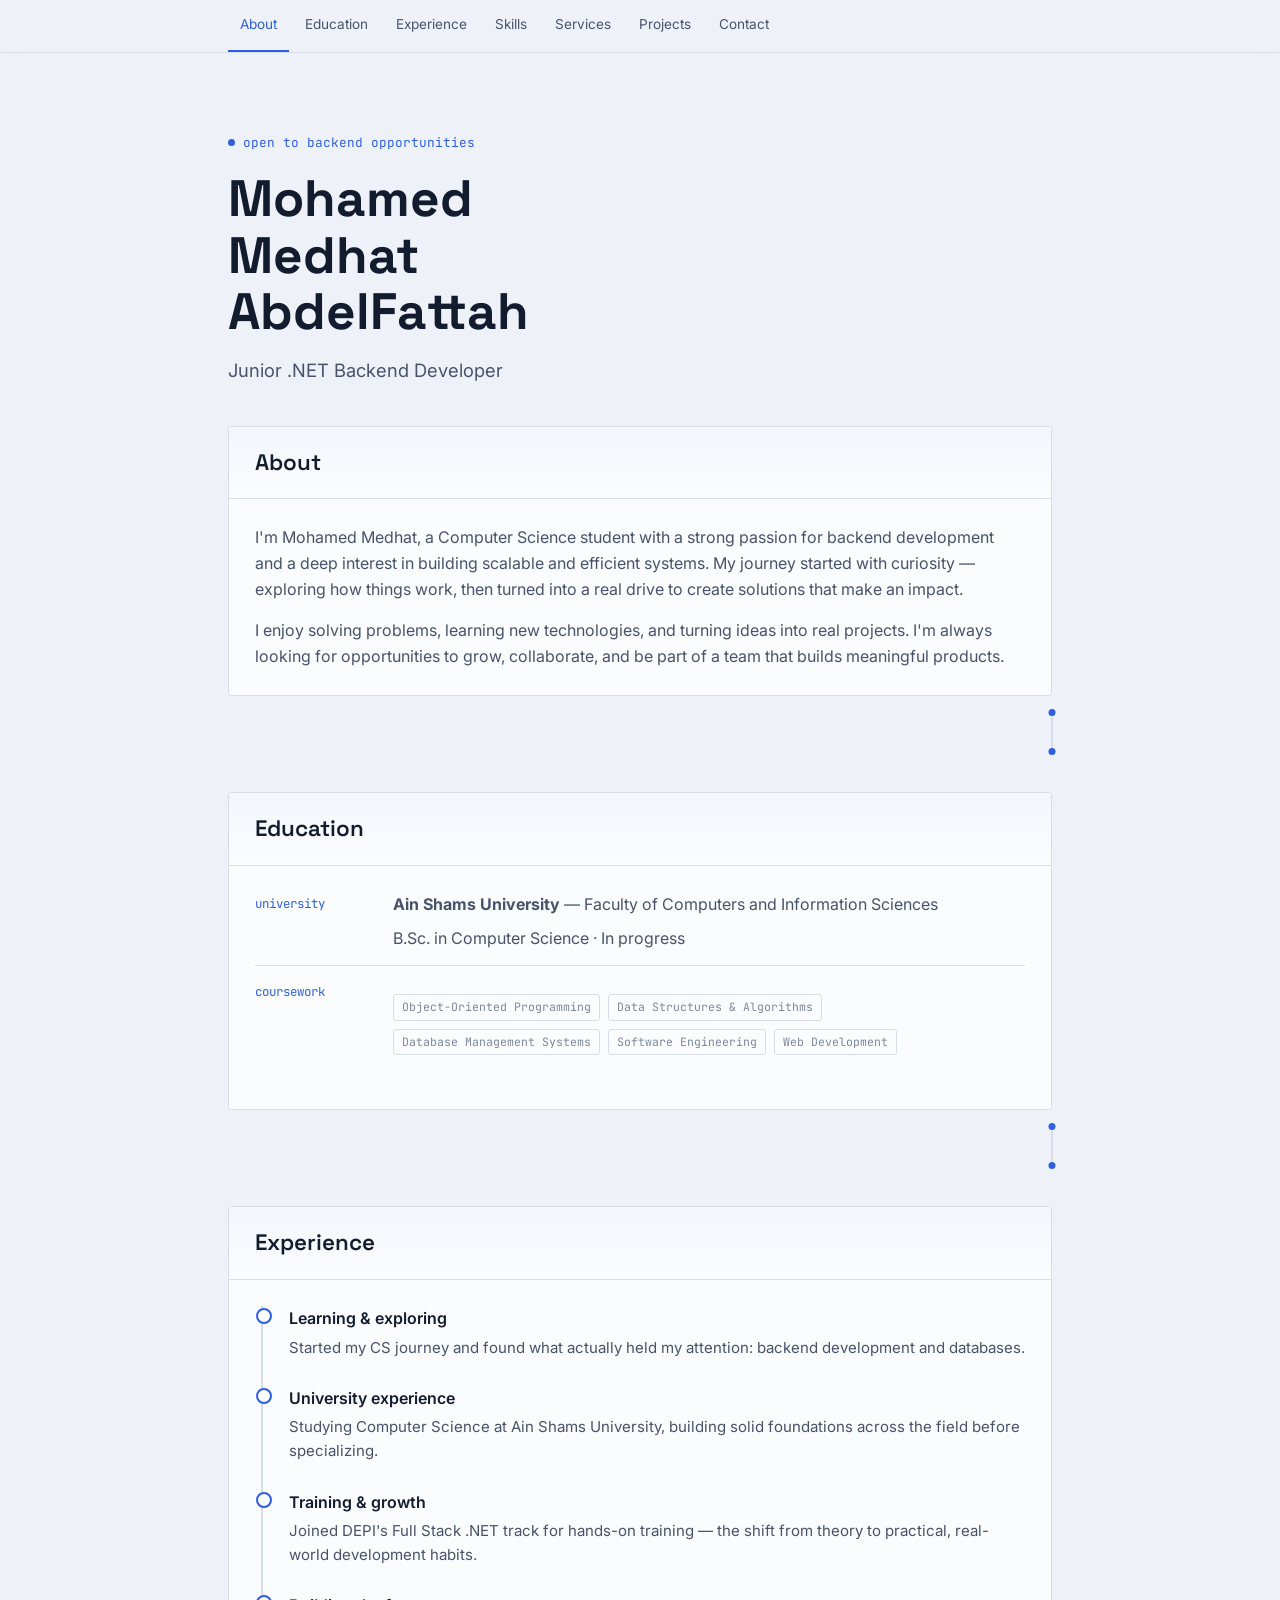
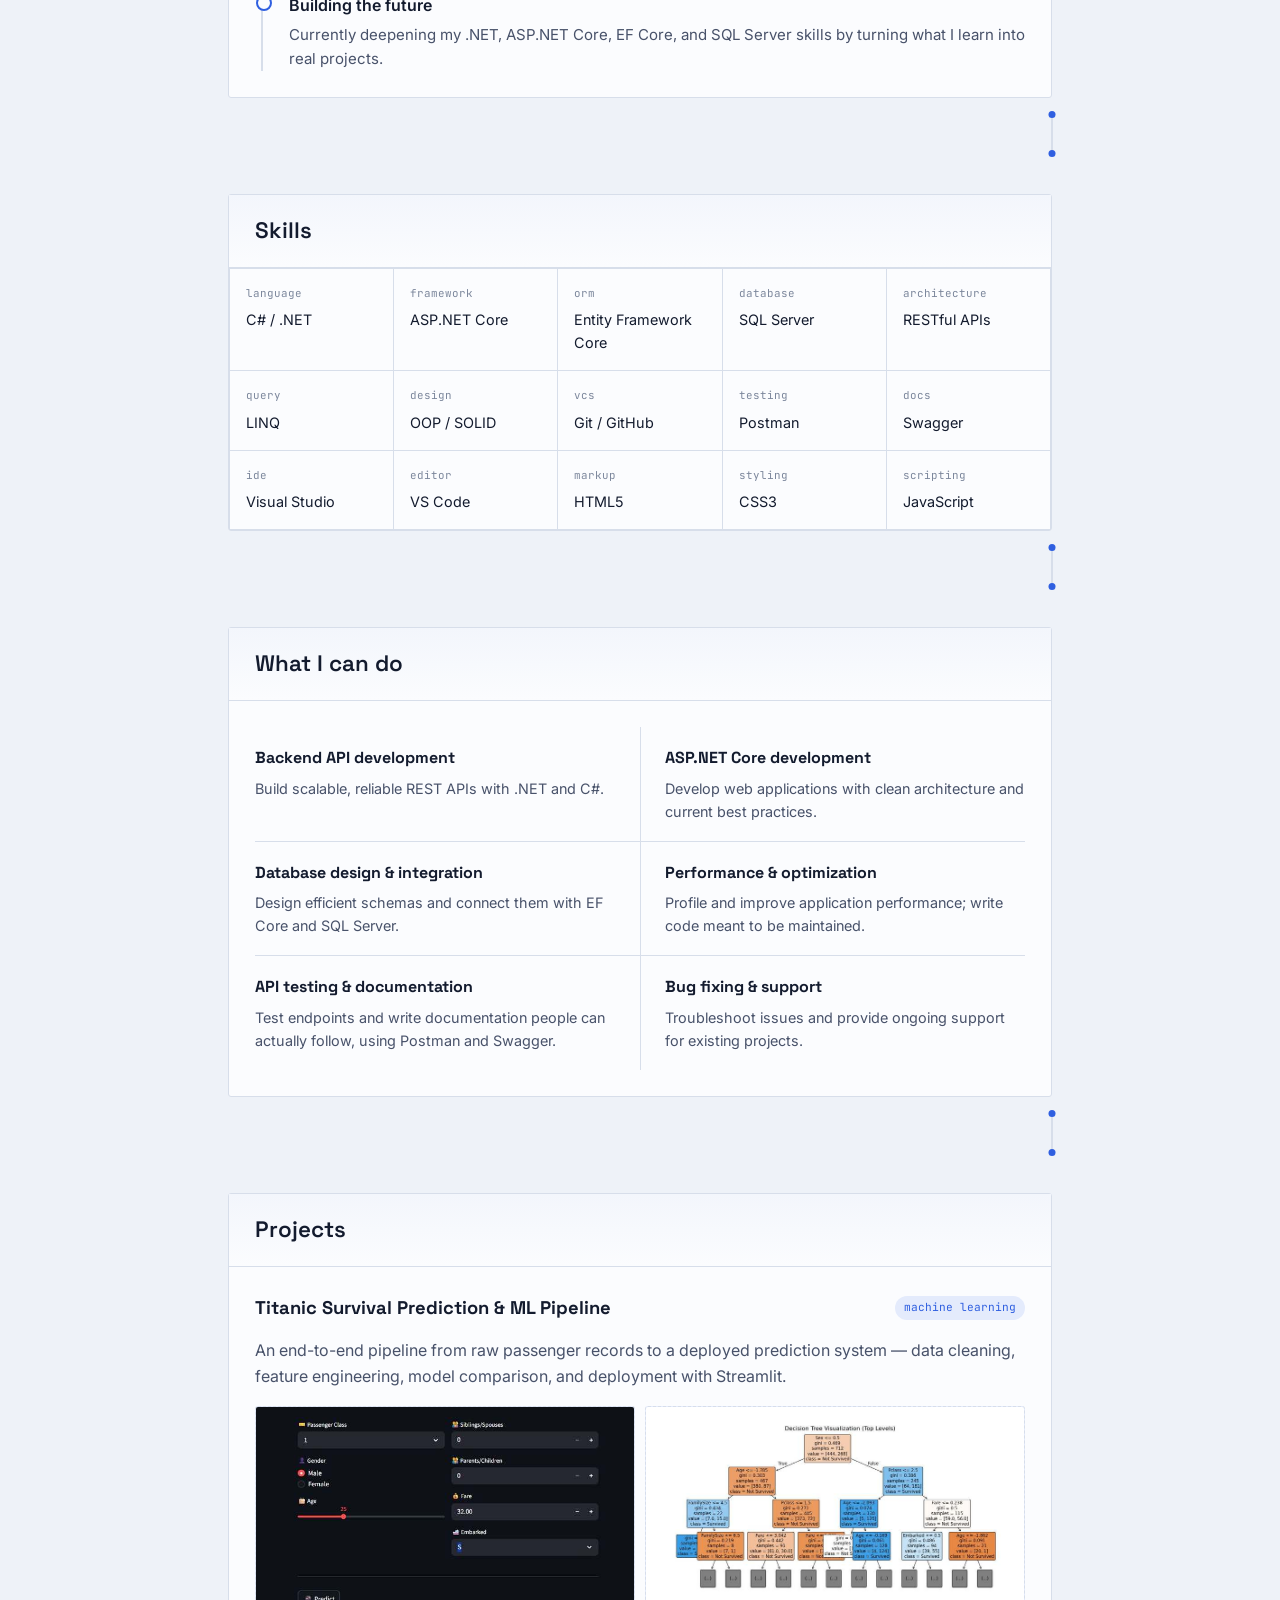
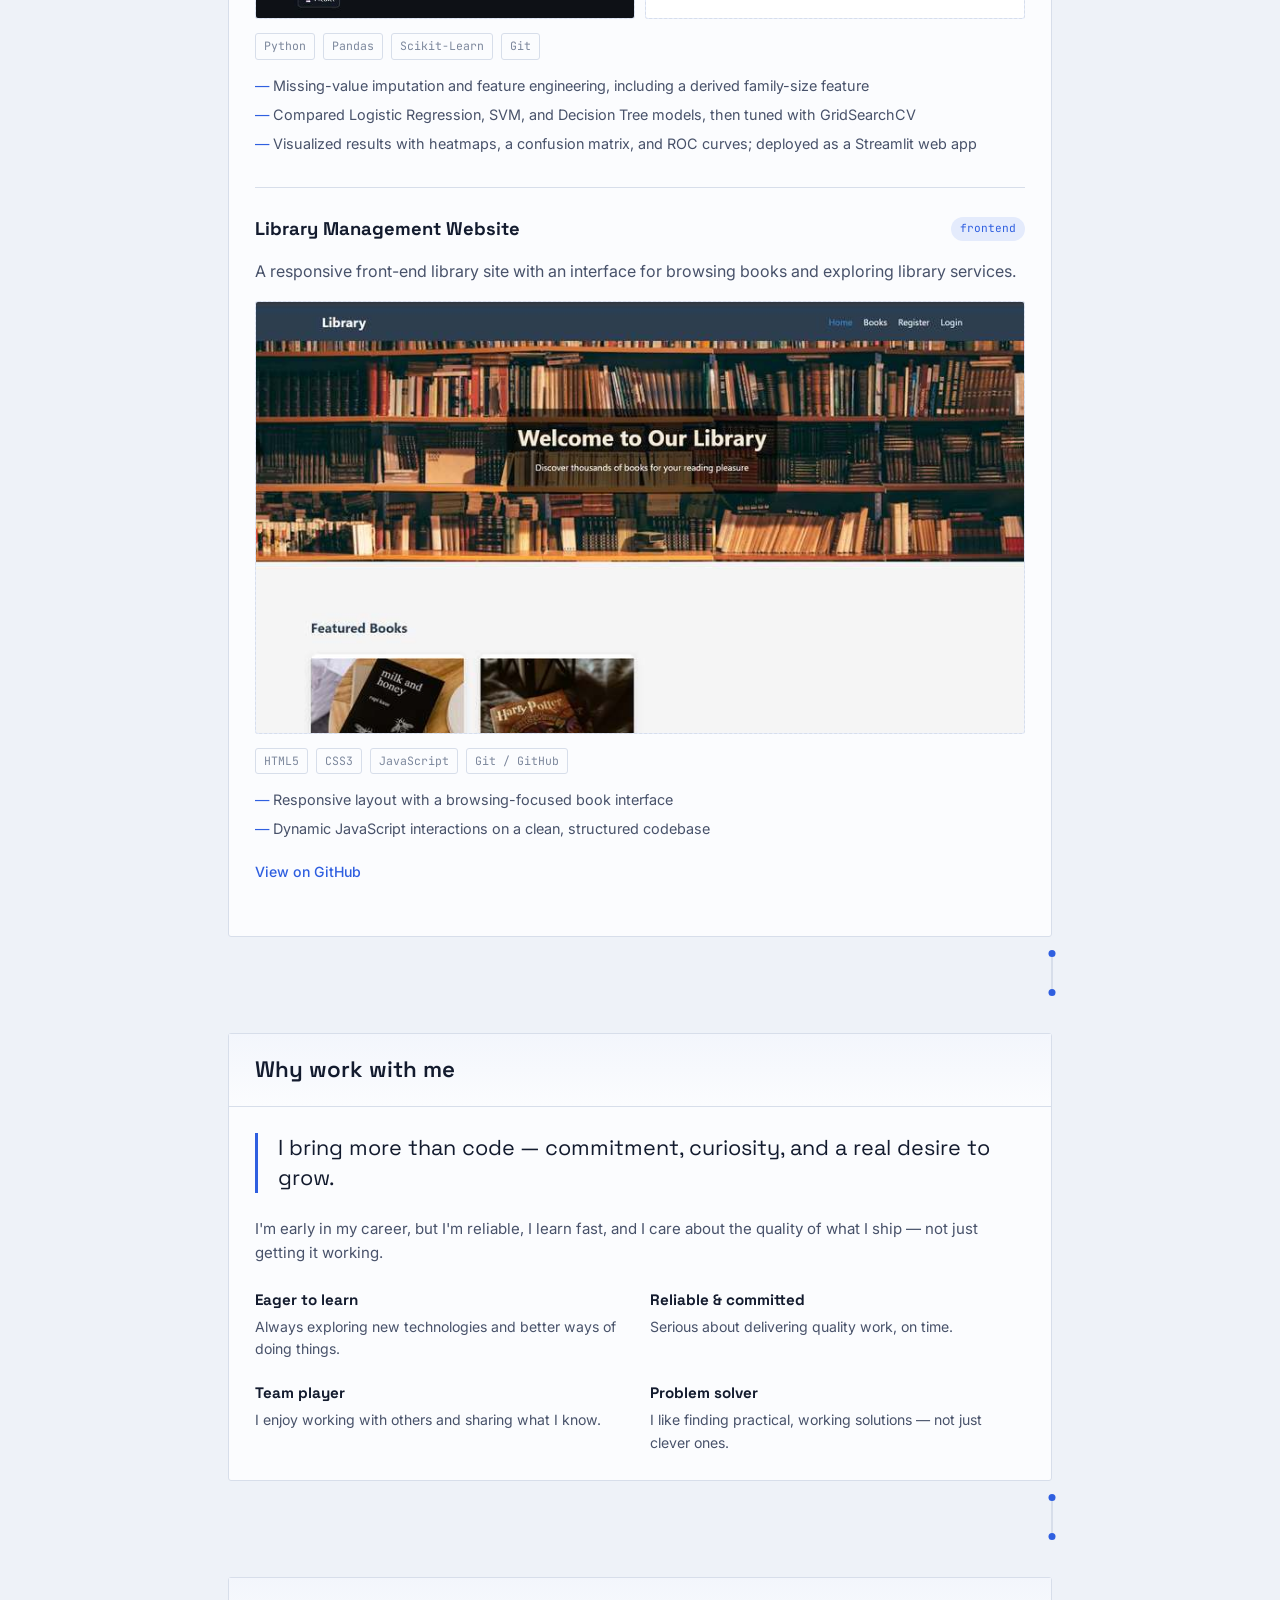
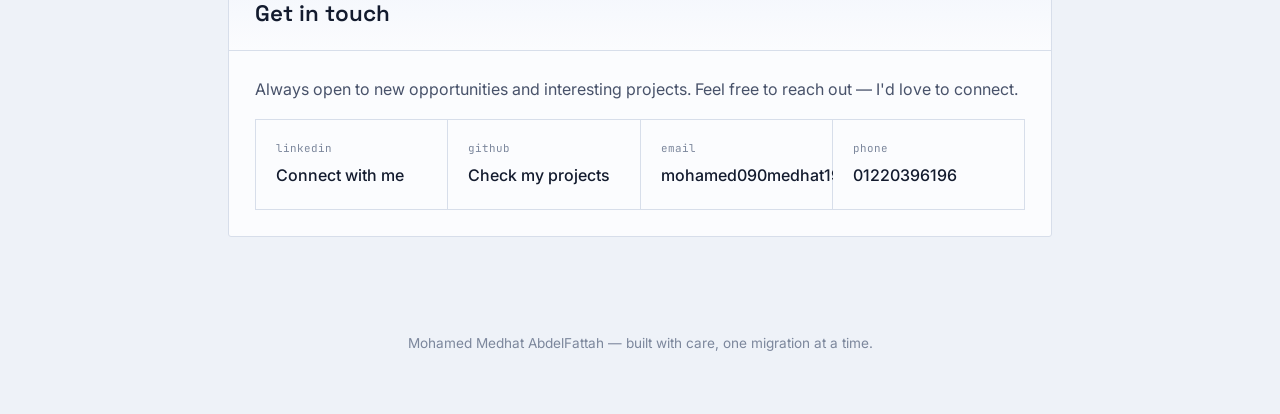
<file: index (2).html>
<!DOCTYPE html>
<html lang="en">
<head>
<meta charset="UTF-8">
<meta name="viewport" content="width=device-width, initial-scale=1.0">
<title>Mohamed Medhat AbdelFattah — .NET Backend Developer</title>
<meta name="description" content="Mohamed Medhat AbdelFattah — Junior .NET Backend Developer. C#, ASP.NET Core, Entity Framework Core, SQL Server. Portfolio, projects, and contact.">
<link rel="icon" href="data:image/svg+xml,%3Csvg xmlns='http://www.w3.org/2000/svg' viewBox='0 0 100 100'%3E%3Crect width='100' height='100' rx='18' fill='%232F5FE0'/%3E%3Ctext x='50' y='68' font-family='monospace' font-size='52' font-weight='700' fill='white' text-anchor='middle'%3E%3C/%3E%3C/text%3E%3C/svg%3E">
<link rel="preconnect" href="https://fonts.googleapis.com">
<link href="https://fonts.googleapis.com/css2?family=Space+Grotesk:wght@500;600;700&family=Inter:wght@400;500;600&family=JetBrains+Mono:wght@400;500&display=swap" rel="stylesheet">
<style>
  :root{
    --bg: #EEF2F8;
    --panel: #FBFCFE;
    --ink: #131B2E;
    --body: #48526A;
    --muted: #7C879C;
    --line: #D7DEEA;
    --accent: #2F5FE0;
    --accent-dim: #E4EBFC;
    --signal: #B5490F;
    --signal-dim: #FBEBE1;
    --radius: 3px;
  }

  *{box-sizing:border-box;}
  html{scroll-behavior:smooth; scroll-padding-top:56px;}
  body{
    margin:0;
    background:var(--bg);
    color:var(--body);
    font-family:'Inter', sans-serif;
    font-size:16px;
    line-height:1.6;
  }
  h1,h2,h3{
    font-family:'Space Grotesk', sans-serif;
    color:var(--ink);
    margin:0;
  }
  .mono{
    font-family:'JetBrains Mono', monospace;
  }
  a{color:var(--accent); text-decoration:none;}
  a:hover{text-decoration:underline;}
  :focus-visible{outline:2px solid var(--accent); outline-offset:2px;}

  .wrap{
    max-width:880px;
    margin:0 auto;
    padding:0 28px;
  }

  /* ---------- section building block ---------- */
  .entity{
    position:relative;
    background:var(--panel);
    border:1px solid var(--line);
    border-radius:var(--radius);
    margin:0 0 56px 0;
  }
  .entity-head{
    padding:18px 26px;
    border-bottom:1px solid var(--line);
    background:linear-gradient(180deg, #F3F6FC, var(--panel));
  }
  .entity-head h2{font-size:1.4rem; font-weight:600;}
  .entity-body{padding:26px;}

  .story p{
    margin:0 0 16px 0;
    font-size:1rem;
    color:var(--body);
  }
  .story p:last-child{margin-bottom:0;}

  .field{
    display:grid;
    grid-template-columns:120px 1fr;
    gap:18px;
    padding:14px 0;
    border-top:1px solid var(--line);
  }
  .field:first-child{border-top:none; padding-top:0;}
  .field-key{
    font-family:'JetBrains Mono', monospace;
    font-size:0.78rem;
    color:var(--accent);
    padding-top:2px;
  }
  .field-val{color:var(--body);}
  .field-val p{margin:0 0 8px 0;}
  .field-val p:last-child{margin-bottom:0;}

  /* connector line between two stacked entities */
  .connector{
    position:relative;
    height:40px;
    max-width:880px;
    margin:-40px auto 40px;
    width:2px;
    background:var(--line);
    left:50%;
  }
  .connector::before,.connector::after{
    content:"";
    position:absolute;
    left:50%;
    width:7px; height:7px;
    background:var(--accent);
    border-radius:50%;
    transform:translateX(-50%);
  }
  .connector::before{top:-3px;}
  .connector::after{bottom:-3px;}

  /* ---------- hero ---------- */
  .hero{
    padding:80px 0 40px;
  }
  .hero .kicker{
    font-family:'JetBrains Mono', monospace;
    font-size:0.8rem;
    color:var(--accent);
    margin-bottom:18px;
    display:flex;
    align-items:center;
    gap:8px;
  }
  .hero .kicker .dot{
    width:7px; height:7px; border-radius:50%;
    background:var(--accent);
    animation:pulse 2s infinite;
  }
  @keyframes pulse{
    0%,100%{opacity:1;} 50%{opacity:0.3;}
  }
  .hero h1{
    font-size:clamp(2.1rem, 5vw, 3.2rem);
    line-height:1.1;
    max-width:11ch;
  }
  .hero .role{
    font-size:1.15rem;
    color:var(--body);
    margin-top:16px;
  }

  /* traits row */
  .traits{
    display:flex;
    flex-wrap:wrap;
    gap:12px;
    margin-top:30px;
  }
  .trait{
    border:1px solid var(--line);
    background:var(--panel);
    padding:8px 14px;
    border-radius:20px;
    font-size:0.85rem;
    color:var(--ink);
  }

  /* timeline */
  .timeline{list-style:none; margin:0; padding:0;}
  .timeline li{
    position:relative;
    padding:0 0 26px 26px;
    border-left:2px solid var(--line);
    margin-left:6px;
  }
  .timeline li:last-child{padding-bottom:0;}
  .timeline li::before{
    content:"";
    position:absolute;
    left:-7px; top:2px;
    width:12px; height:12px;
    border-radius:50%;
    background:var(--panel);
    border:2px solid var(--accent);
  }
  .timeline .t-title{font-weight:600; color:var(--ink); margin-bottom:4px;}
  .timeline .t-desc{font-size:0.94rem;}

  /* skills grid */
  .skill-grid{
    display:grid;
    grid-template-columns:repeat(auto-fill, minmax(150px,1fr));
    gap:1px;
    background:var(--line);
    border:1px solid var(--line);
  }
  .skill{
    background:var(--panel);
    padding:16px;
    font-size:0.9rem;
    color:var(--ink);
    display:flex;
    flex-direction:column;
    gap:6px;
  }
  .skill .k{
    font-family:'JetBrains Mono', monospace;
    font-size:0.68rem;
    color:var(--muted);
  }

  /* services */
  .service-list{display:grid; grid-template-columns:1fr 1fr; gap:0;}
  .service{
    padding:18px 0;
    border-top:1px solid var(--line);
  }
  .service:nth-child(odd){padding-right:24px;}
  .service:nth-child(even){padding-left:24px; border-left:1px solid var(--line);}
  .service:nth-child(-n+2){border-top:none;}
  .service h3{font-size:1rem; margin-bottom:6px;}
  .service p{margin:0; font-size:0.9rem;}

  /* projects */
  .project{
    border-top:1px solid var(--line);
    padding:26px 0;
  }
  .project:first-child{border-top:none; padding-top:0;}
  .project-head{
    display:flex;
    align-items:center;
    justify-content:space-between;
    flex-wrap:wrap;
    gap:10px;
    margin-bottom:10px;
  }
  .project-head h3{font-size:1.15rem;}
  .status{
    font-family:'JetBrains Mono', monospace;
    font-size:0.7rem;
    padding:3px 9px;
    border-radius:12px;
    white-space:nowrap;
  }
  .status.done{background:var(--accent-dim); color:var(--accent);}
  .status.progress{background:var(--signal-dim); color:var(--signal);}
  .stack{
    display:flex;
    flex-wrap:wrap;
    gap:8px;
    margin:14px 0;
  }
  .stack span{
    font-family:'JetBrains Mono', monospace;
    font-size:0.72rem;
    color:var(--muted);
    border:1px solid var(--line);
    padding:3px 8px;
    border-radius:3px;
  }
  .project ul.feat{
    margin:14px 0 0 0;
    padding:0;
    list-style:none;
    font-size:0.9rem;
  }
  .project ul.feat li{
    padding-left:18px;
    position:relative;
    margin-bottom:6px;
  }
  .project ul.feat li::before{
    content:"—";
    position:absolute;
    left:0;
    color:var(--accent);
  }
  .project-link{
    display:inline-block;
    margin-top:14px;
    font-size:0.88rem;
    font-weight:500;
  }
  .project-shot{
    margin-top:16px;
    border:1px dashed var(--line);
    border-radius:var(--radius);
    background:var(--accent-dim);
    aspect-ratio:16/9;
    display:flex;
    align-items:center;
    justify-content:center;
    color:var(--muted);
    font-size:0.85rem;
    overflow:hidden;
  }
  .project-shot img{
    width:100%;
    height:100%;
    object-fit:cover;
    display:block;
  }
  .project-shots{
    margin-top:16px;
    display:grid;
    grid-template-columns:1fr 1fr;
    gap:10px;
  }
  .project-shots .project-shot{margin-top:0;}
  @media (max-width:640px){
    .project-shots{grid-template-columns:1fr;}
  }

  /* why work with me */
  .quote{
    font-family:'Space Grotesk', sans-serif;
    font-size:1.35rem;
    color:var(--ink);
    line-height:1.4;
    border-left:3px solid var(--accent);
    padding-left:20px;
    margin:0 0 24px 0;
  }
  .reasons{
    display:grid;
    grid-template-columns:1fr 1fr;
    gap:20px;
    margin-top:22px;
  }
  .reason h3{font-size:0.95rem; margin-bottom:4px;}
  .reason p{margin:0; font-size:0.88rem;}

  /* contact */
  .contact-grid{
    display:grid;
    grid-template-columns:repeat(auto-fit, minmax(180px,1fr));
    gap:1px;
    background:var(--line);
    border:1px solid var(--line);
  }
  .contact-item{
    background:var(--panel);
    padding:20px;
  }
  .contact-item .k{
    font-family:'JetBrains Mono', monospace;
    font-size:0.68rem;
    color:var(--muted);
    display:block;
    margin-bottom:6px;
  }
  .contact-item .v{font-weight:500; color:var(--ink);}

  footer{
    text-align:center;
    padding:40px 0 60px;
    color:var(--muted);
    font-size:0.85rem;
  }

  @media (max-width:640px){
    .wrap{padding:0 18px;}
    .hero{padding:48px 0 28px;}
    .entity{margin-bottom:36px;}
    .entity-head{padding:14px 18px;}
    .entity-body{padding:18px;}
    .field{grid-template-columns:1fr;}
    .field-key{padding-top:0;}
    .service-list{grid-template-columns:1fr;}
    .service:nth-child(even){border-left:none; padding-left:0;}
    .service:nth-child(2){border-top:1px solid var(--line);}
    .reasons{grid-template-columns:1fr;}
    .skill-grid{grid-template-columns:repeat(2,1fr);}
    .contact-grid{grid-template-columns:1fr 1fr;}
  }

  @media (prefers-reduced-motion: reduce){
    *{animation:none !important; transition:none !important;}
  }

  .reveal{
    opacity:0;
    transform:translateY(18px);
    transition:opacity 0.6s ease, transform 0.6s ease;
  }
  .reveal.visible{
    opacity:1;
    transform:translateY(0);
  }

  /* ---------- sticky nav ---------- */
  .site-nav{
    position:sticky;
    top:0;
    z-index:50;
    background:rgba(238,242,248,0.85);
    backdrop-filter:blur(8px);
    -webkit-backdrop-filter:blur(8px);
    border-bottom:1px solid var(--line);
  }
  .site-nav .wrap{
    display:flex;
    align-items:center;
    gap:4px;
    overflow-x:auto;
    padding-top:0;
    padding-bottom:0;
    scrollbar-width:none;
  }
  .site-nav .wrap::-webkit-scrollbar{display:none;}
  .site-nav a{
    flex:0 0 auto;
    font-size:0.85rem;
    color:var(--body);
    padding:14px 12px;
    white-space:nowrap;
    border-bottom:2px solid transparent;
    transition:color 0.2s ease, border-color 0.2s ease;
  }
  .site-nav a:hover{color:var(--ink); text-decoration:none;}
  .site-nav a.active{color:var(--accent); border-color:var(--accent);}

  /* back to top */
  .to-top{
    position:fixed;
    right:20px;
    bottom:20px;
    width:42px;
    height:42px;
    border-radius:50%;
    background:var(--ink);
    color:#fff;
    display:flex;
    align-items:center;
    justify-content:center;
    font-size:1.1rem;
    text-decoration:none;
    opacity:0;
    pointer-events:none;
    transform:translateY(8px);
    transition:opacity 0.25s ease, transform 0.25s ease;
    z-index:60;
    box-shadow:0 4px 14px rgba(19,27,46,0.25);
  }
  .to-top.show{opacity:1; pointer-events:auto; transform:translateY(0);}
  .to-top:hover{background:var(--accent);}

  /* hover polish */
  .project-shot{transition:box-shadow 0.2s ease;}
  .project-shot img{transition:transform 0.4s ease;}
  .project-shot:hover img{transform:scale(1.035);}
  .trait{transition:border-color 0.2s ease, color 0.2s ease;}
  .skill{transition:background 0.15s ease;}
  .skill:hover{background:var(--accent-dim);}
  .contact-item{transition:background 0.15s ease;}
  .contact-item:hover{background:var(--accent-dim);}
</style>
</head>
<body>

<nav class="site-nav">
  <div class="wrap">
    <a href="#about">About</a>
    <a href="#education">Education</a>
    <a href="#experience">Experience</a>
    <a href="#skills">Skills</a>
    <a href="#services">Services</a>
    <a href="#projects">Projects</a>
    <a href="#contact">Contact</a>
  </div>
</nav>

<div class="wrap">

  <!-- HERO -->
  <section class="hero" id="top">
    <div class="kicker"><span class="dot"></span>open to backend opportunities</div>
    <h1>Mohamed Medhat AbdelFattah</h1>
    <div class="role">Junior .NET Backend Developer</div>
  </section>

  <!-- ABOUT -->
  <article class="entity reveal" id="about">
    <div class="entity-head">
      <h2>About</h2>
    </div>
    <div class="entity-body story">
      <p>I'm Mohamed Medhat, a Computer Science student with a strong passion for backend development and a deep interest in building scalable and efficient systems. My journey started with curiosity — exploring how things work, then turned into a real drive to create solutions that make an impact.</p>
      <p>I enjoy solving problems, learning new technologies, and turning ideas into real projects. I'm always looking for opportunities to grow, collaborate, and be part of a team that builds meaningful products.</p>
    </div>
  </article>

  <div class="connector"></div>

  <!-- EDUCATION -->
  <article class="entity reveal" id="education">
    <div class="entity-head">
      <h2>Education</h2>
    </div>
    <div class="entity-body">
      <div class="field">
        <div class="field-key">university</div>
        <div class="field-val">
          <p><strong>Ain Shams University</strong> — Faculty of Computers and Information Sciences</p>
          <p>B.Sc. in Computer Science · In progress</p>
        </div>
      </div>
      <div class="field">
        <div class="field-key">coursework</div>
        <div class="field-val">
          <div class="stack">
            <span>Object-Oriented Programming</span>
            <span>Data Structures &amp; Algorithms</span>
            <span>Database Management Systems</span>
            <span>Software Engineering</span>
            <span>Web Development</span>
          </div>
        </div>
      </div>
    </div>
  </article>

  <div class="connector"></div>

  <!-- EXPERIENCE -->
  <article class="entity reveal" id="experience">
    <div class="entity-head">
      <h2>Experience</h2>
    </div>
    <div class="entity-body">
      <ul class="timeline">
        <li>
          <div class="t-title">Learning &amp; exploring</div>
          <div class="t-desc">Started my CS journey and found what actually held my attention: backend development and databases.</div>
        </li>
        <li>
          <div class="t-title">University experience</div>
          <div class="t-desc">Studying Computer Science at Ain Shams University, building solid foundations across the field before specializing.</div>
        </li>
        <li>
          <div class="t-title">Training &amp; growth</div>
          <div class="t-desc">Joined DEPI's Full Stack .NET track for hands-on training — the shift from theory to practical, real-world development habits.</div>
        </li>
        <li>
          <div class="t-title">Building the future</div>
          <div class="t-desc">Currently deepening my .NET, ASP.NET Core, EF Core, and SQL Server skills by turning what I learn into real projects.</div>
        </li>
      </ul>
    </div>
  </article>

  <div class="connector"></div>

  <!-- SKILLS -->
  <article class="entity reveal" id="skills">
    <div class="entity-head">
      <h2>Skills</h2>
    </div>
    <div class="skill-grid">
      <div class="skill"><span class="k">language</span>C# / .NET</div>
      <div class="skill"><span class="k">framework</span>ASP.NET Core</div>
      <div class="skill"><span class="k">orm</span>Entity Framework Core</div>
      <div class="skill"><span class="k">database</span>SQL Server</div>
      <div class="skill"><span class="k">architecture</span>RESTful APIs</div>
      <div class="skill"><span class="k">query</span>LINQ</div>
      <div class="skill"><span class="k">design</span>OOP / SOLID</div>
      <div class="skill"><span class="k">vcs</span>Git / GitHub</div>
      <div class="skill"><span class="k">testing</span>Postman</div>
      <div class="skill"><span class="k">docs</span>Swagger</div>
      <div class="skill"><span class="k">ide</span>Visual Studio</div>
      <div class="skill"><span class="k">editor</span>VS Code</div>
      <div class="skill"><span class="k">markup</span>HTML5</div>
      <div class="skill"><span class="k">styling</span>CSS3</div>
      <div class="skill"><span class="k">scripting</span>JavaScript</div>
    </div>
  </article>

  <div class="connector"></div>

  <!-- SERVICES -->
  <article class="entity reveal" id="services">
    <div class="entity-head">
      <h2>What I can do</h2>
    </div>
    <div class="entity-body">
      <div class="service-list">
        <div class="service">
          <h3>Backend API development</h3>
          <p>Build scalable, reliable REST APIs with .NET and C#.</p>
        </div>
        <div class="service">
          <h3>ASP.NET Core development</h3>
          <p>Develop web applications with clean architecture and current best practices.</p>
        </div>
        <div class="service">
          <h3>Database design &amp; integration</h3>
          <p>Design efficient schemas and connect them with EF Core and SQL Server.</p>
        </div>
        <div class="service">
          <h3>Performance &amp; optimization</h3>
          <p>Profile and improve application performance; write code meant to be maintained.</p>
        </div>
        <div class="service">
          <h3>API testing &amp; documentation</h3>
          <p>Test endpoints and write documentation people can actually follow, using Postman and Swagger.</p>
        </div>
        <div class="service">
          <h3>Bug fixing &amp; support</h3>
          <p>Troubleshoot issues and provide ongoing support for existing projects.</p>
        </div>
      </div>
    </div>
  </article>

  <div class="connector"></div>

  <!-- PROJECTS -->
  <article class="entity reveal" id="projects">
    <div class="entity-head">
      <h2>Projects</h2>
    </div>
    <div class="entity-body">

      <div class="project">
        <div class="project-head">
          <h3>Titanic Survival Prediction &amp; ML Pipeline</h3>
          <span class="status done">machine learning</span>
        </div>
        <p>An end-to-end pipeline from raw passenger records to a deployed prediction system — data cleaning, feature engineering, model comparison, and deployment with Streamlit.</p>
        <div class="project-shots">
          <div class="project-shot"><img src="[data-uri]" alt="Titanic Survival Predictor Streamlit app"></div>
          <div class="project-shot"><img src="[data-uri]" alt="Decision tree visualization from the Titanic model"></div>
        </div>
        <div class="stack">
          <span>Python</span><span>Pandas</span><span>Scikit-Learn</span><span>Git</span>
        </div>
        <ul class="feat">
          <li>Missing-value imputation and feature engineering, including a derived family-size feature</li>
          <li>Compared Logistic Regression, SVM, and Decision Tree models, then tuned with GridSearchCV</li>
          <li>Visualized results with heatmaps, a confusion matrix, and ROC curves; deployed as a Streamlit web app</li>
        </ul>
      </div>

      <div class="project">
        <div class="project-head">
          <h3>Library Management Website</h3>
          <span class="status done">frontend</span>
        </div>
        <p>A responsive front-end library site with an interface for browsing books and exploring library services.</p>
        <div class="project-shot"><img src="[data-uri]" alt="Library Management website homepage"></div>
        <div class="stack">
          <span>HTML5</span><span>CSS3</span><span>JavaScript</span><span>Git / GitHub</span>
        </div>
        <ul class="feat">
          <li>Responsive layout with a browsing-focused book interface</li>
          <li>Dynamic JavaScript interactions on a clean, structured codebase</li>
        </ul>
        <a class="project-link" href="https://github.com/mohamed090medhat199-create" target="_blank" rel="noopener">View on GitHub</a>
      </div>

    </div>
  </article>

  <div class="connector"></div>

  <!-- WHY WORK WITH ME -->
  <article class="entity reveal" id="why">
    <div class="entity-head">
      <h2>Why work with me</h2>
    </div>
    <div class="entity-body">
      <p class="quote">I bring more than code — commitment, curiosity, and a real desire to grow.</p>
      <p style="font-size:0.94rem;">I'm early in my career, but I'm reliable, I learn fast, and I care about the quality of what I ship — not just getting it working.</p>
      <div class="reasons">
        <div class="reason">
          <h3>Eager to learn</h3>
          <p>Always exploring new technologies and better ways of doing things.</p>
        </div>
        <div class="reason">
          <h3>Reliable &amp; committed</h3>
          <p>Serious about delivering quality work, on time.</p>
        </div>
        <div class="reason">
          <h3>Team player</h3>
          <p>I enjoy working with others and sharing what I know.</p>
        </div>
        <div class="reason">
          <h3>Problem solver</h3>
          <p>I like finding practical, working solutions — not just clever ones.</p>
        </div>
      </div>
    </div>
  </article>

  <div class="connector"></div>

  <!-- CONTACT -->
  <article class="entity reveal" id="contact">
    <div class="entity-head">
      <h2>Get in touch</h2>
    </div>
    <div class="entity-body">
      <p style="margin-top:0;">Always open to new opportunities and interesting projects. Feel free to reach out — I'd love to connect.</p>
      <div class="contact-grid">
        <div class="contact-item">
          <span class="k">linkedin</span>
          <a class="v" href="https://linkedin.com/in/mohamedmedhat-" target="_blank" rel="noopener">Connect with me</a>
        </div>
        <div class="contact-item">
          <span class="k">github</span>
          <a class="v" href="https://github.com/mohamed090medhat199-create" target="_blank" rel="noopener">Check my projects</a>
        </div>
        <div class="contact-item">
          <span class="k">email</span>
          <a class="v" href="mailto:mohamed090medhat19@gmail.com">mohamed090medhat19@gmail.com</a>
        </div>
        <div class="contact-item">
          <span class="k">phone</span>
          <a class="v" href="tel:+201220396196">01220396196</a>
        </div>
      </div>
    </div>
  </article>

  <footer>Mohamed Medhat AbdelFattah — built with care, one migration at a time.</footer>

</div>

<a href="#top" class="to-top" id="toTop" aria-label="Back to top">↑</a>

<script>
  var reduced = window.matchMedia('(prefers-reduced-motion: reduce)').matches;
  var items = document.querySelectorAll('.reveal');
  if (reduced || !('IntersectionObserver' in window)) {
    items.forEach(function(el){ el.classList.add('visible'); });
  } else {
    var io = new IntersectionObserver(function(entries){
      entries.forEach(function(entry){
        if (entry.isIntersecting) {
          entry.target.classList.add('visible');
          io.unobserve(entry.target);
        }
      });
    }, { threshold: 0.15, rootMargin: '0px 0px -40px 0px' });
    items.forEach(function(el){ io.observe(el); });
  }

  // scroll-spy nav highlighting
  var navLinks = document.querySelectorAll('.site-nav a');
  var sections = Array.prototype.slice.call(document.querySelectorAll('.entity[id]'));
  function setActiveNav(){
    var pos = window.scrollY + 120;
    var current = sections[0] && sections[0].id;
    sections.forEach(function(sec){
      if (sec.offsetTop <= pos) current = sec.id;
    });
    navLinks.forEach(function(a){
      a.classList.toggle('active', a.getAttribute('href') === '#' + current);
    });
  }
  window.addEventListener('scroll', setActiveNav, { passive: true });
  setActiveNav();

  // back-to-top button
  var toTop = document.getElementById('toTop');
  window.addEventListener('scroll', function(){
    toTop.classList.toggle('show', window.scrollY > 500);
  }, { passive: true });
</script>

</body>
</html>
</file>
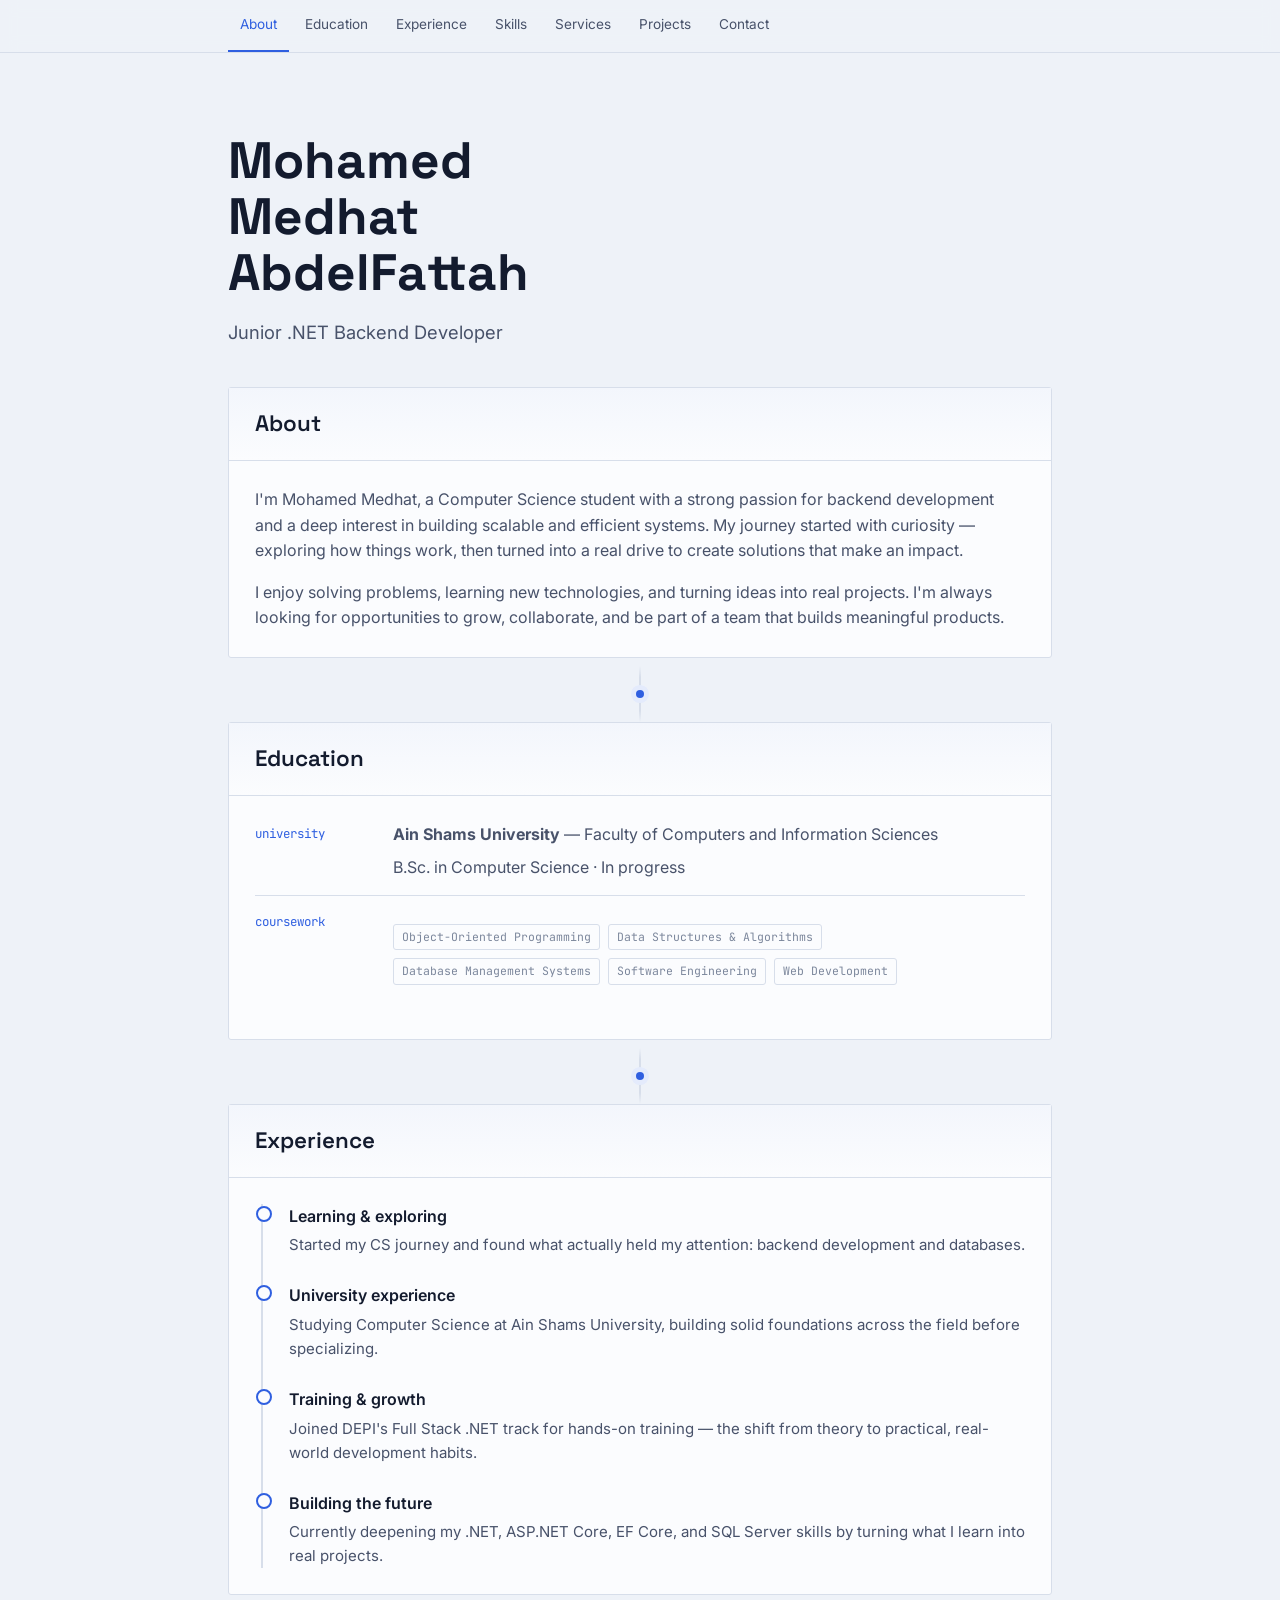
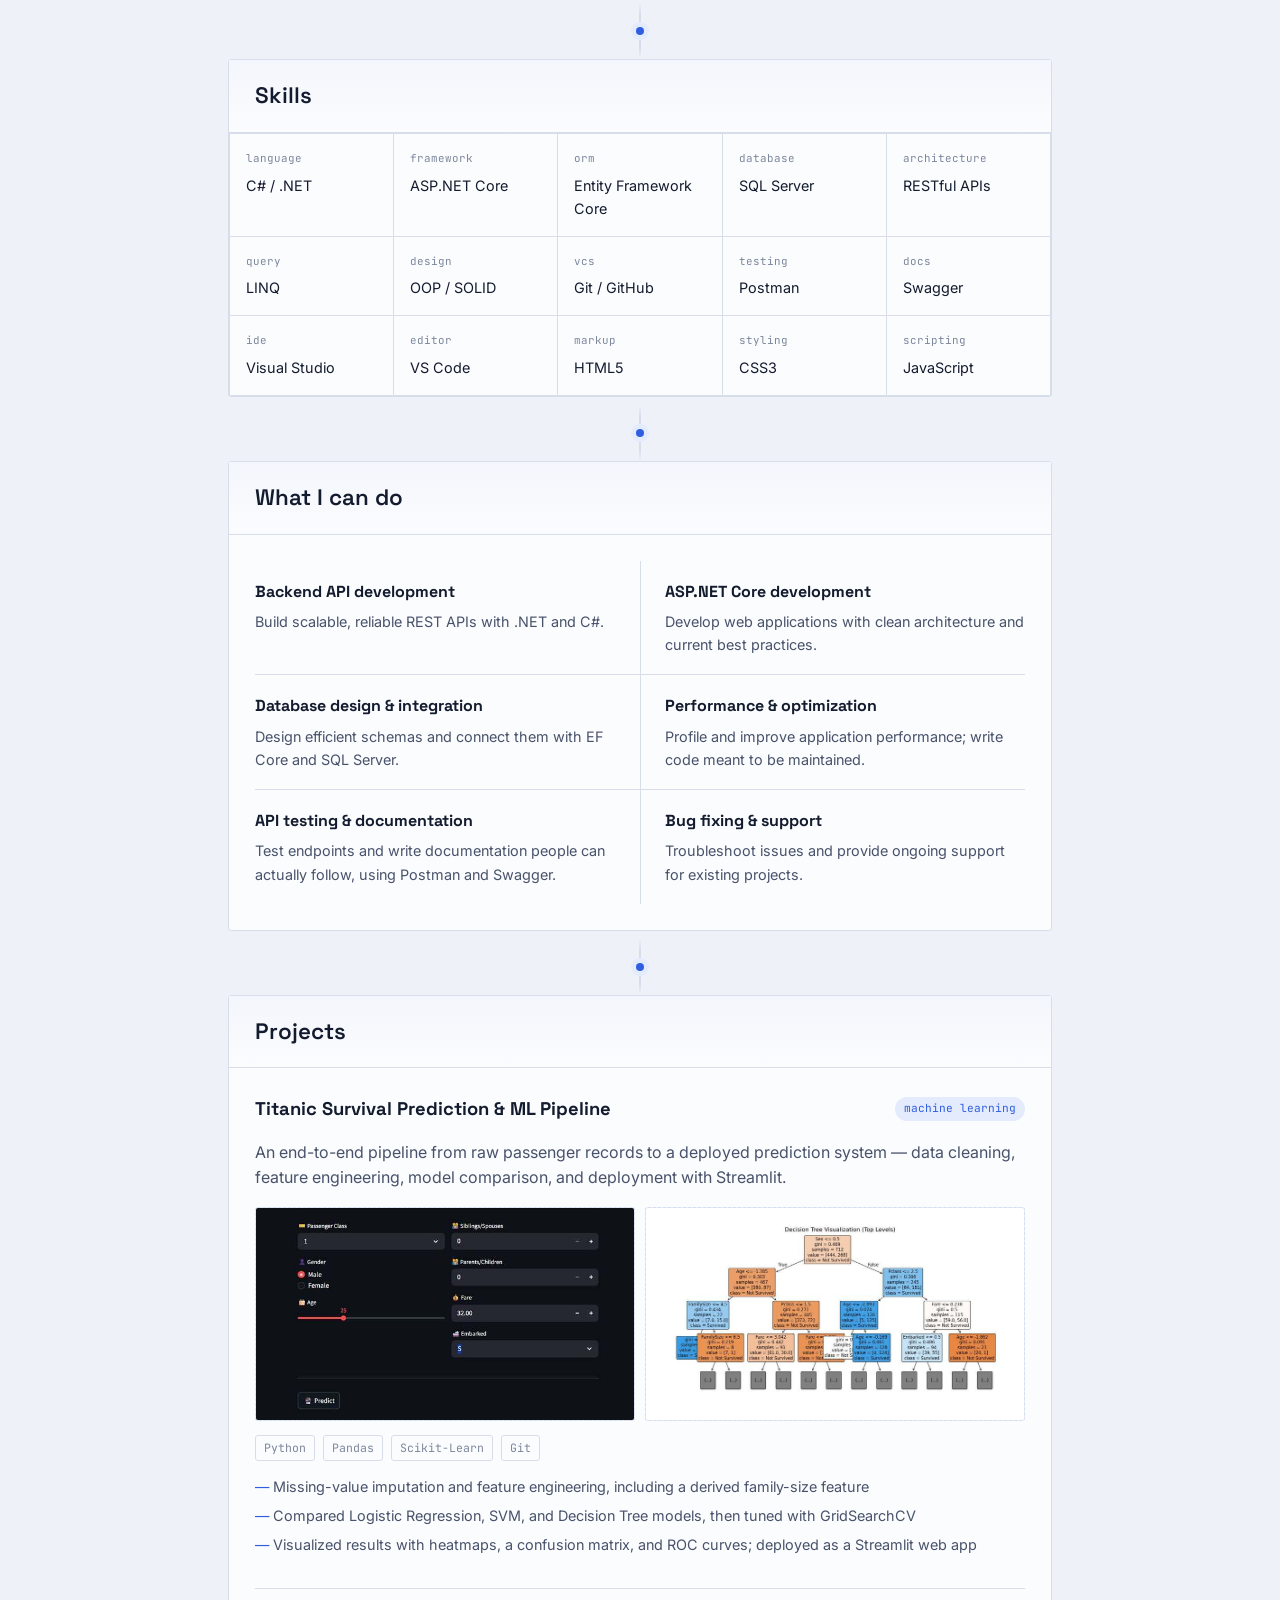
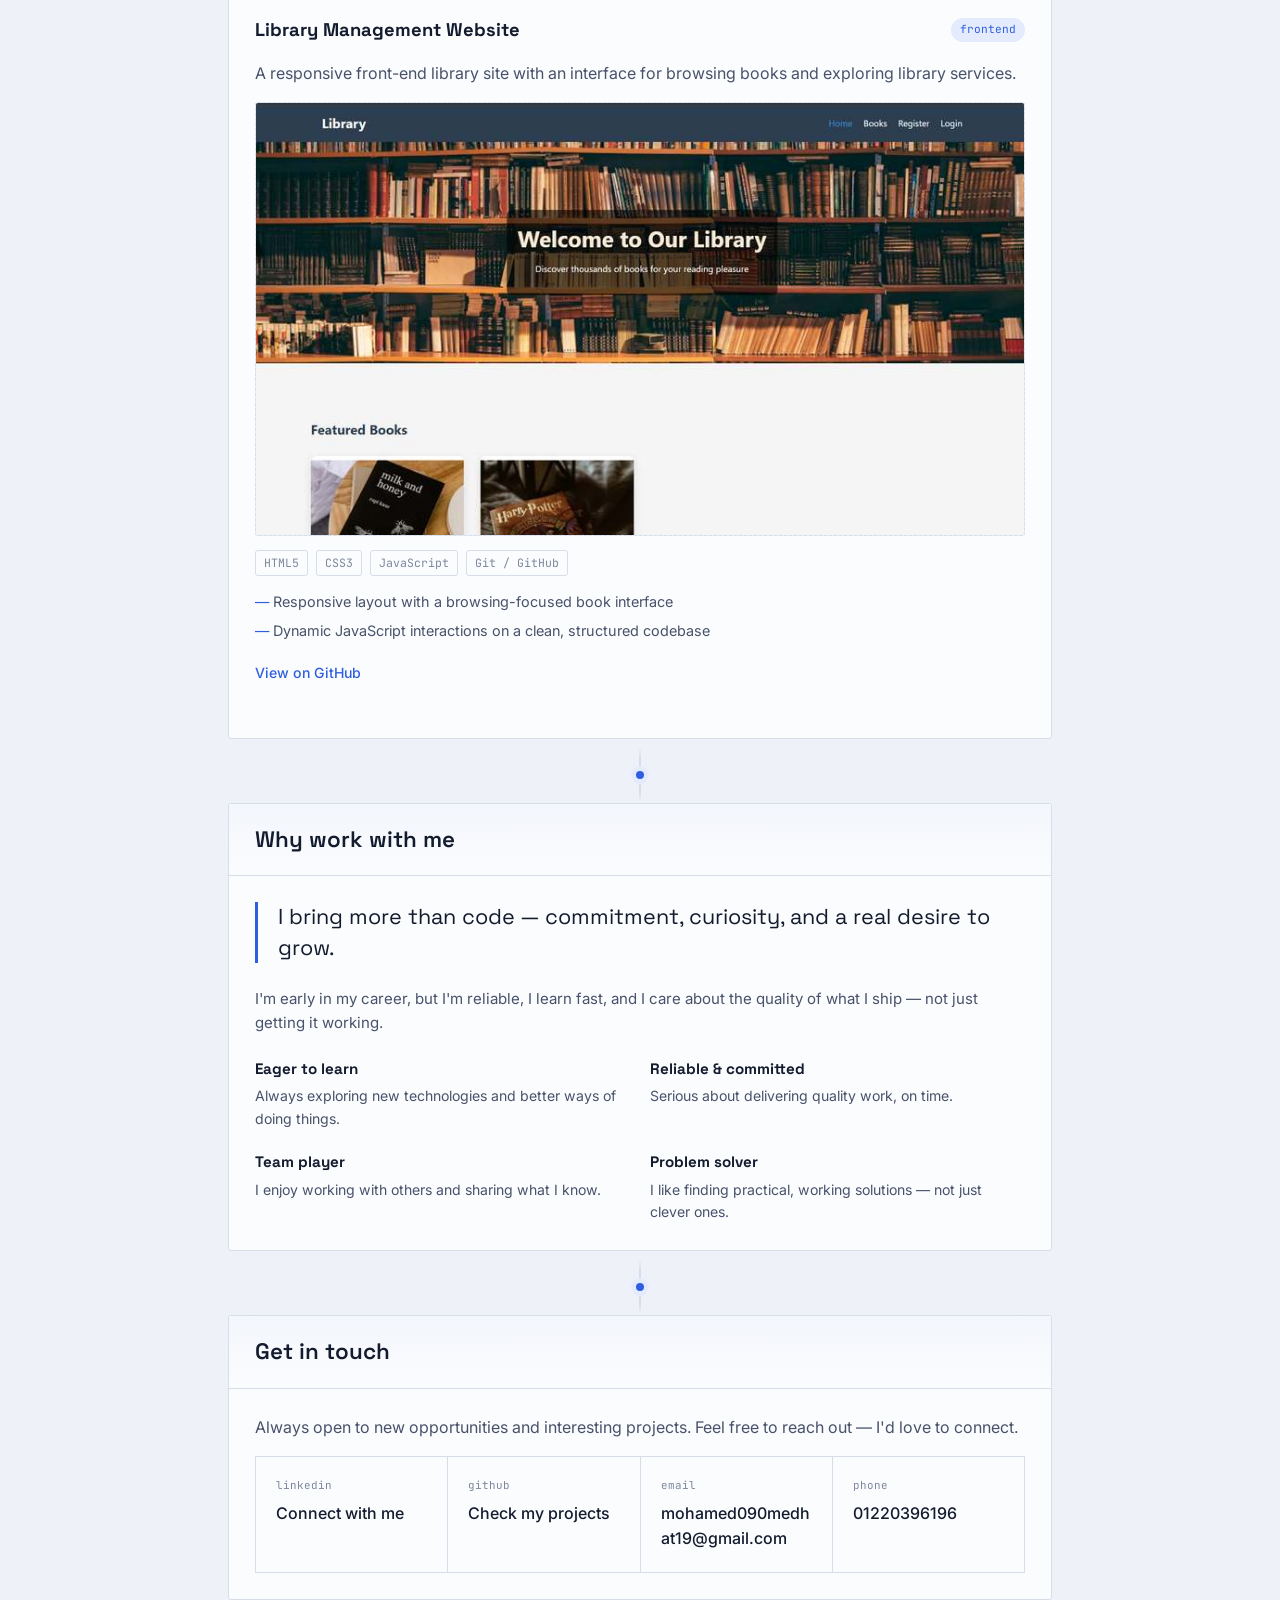
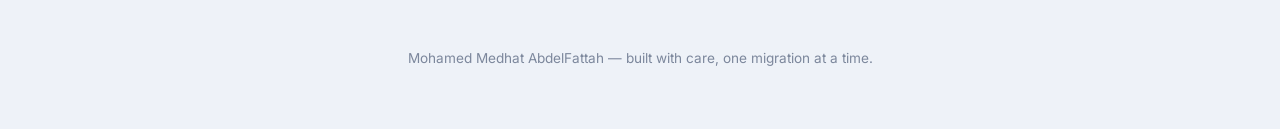
<file: portfolio.html>
<!DOCTYPE html>
<html lang="en">
<head>
<meta charset="UTF-8">
<meta name="viewport" content="width=device-width, initial-scale=1.0">
<title>Mohamed Medhat AbdelFattah — .NET Backend Developer</title>
<meta name="description" content="Mohamed Medhat AbdelFattah — Junior .NET Backend Developer. C#, ASP.NET Core, Entity Framework Core, SQL Server. Portfolio, projects, and contact.">
<link rel="icon" href="data:image/svg+xml,%3Csvg xmlns='http://www.w3.org/2000/svg' viewBox='0 0 100 100'%3E%3Crect width='100' height='100' rx='18' fill='%232F5FE0'/%3E%3Ctext x='50' y='68' font-family='monospace' font-size='52' font-weight='700' fill='white' text-anchor='middle'%3E%3C/%3E%3C/text%3E%3C/svg%3E">
<link rel="preconnect" href="https://fonts.googleapis.com">
<link href="https://fonts.googleapis.com/css2?family=Space+Grotesk:wght@500;600;700&family=Inter:wght@400;500;600&family=JetBrains+Mono:wght@400;500&display=swap" rel="stylesheet">
<style>
  :root{
    --bg: #EEF2F8;
    --panel: #FBFCFE;
    --ink: #131B2E;
    --body: #48526A;
    --muted: #7C879C;
    --line: #D7DEEA;
    --accent: #2F5FE0;
    --accent-dim: #E4EBFC;
    --signal: #B5490F;
    --signal-dim: #FBEBE1;
    --radius: 3px;
  }

  *{box-sizing:border-box;}
  html{scroll-behavior:smooth; scroll-padding-top:56px; overflow-x:hidden;}
  body{
    margin:0;
    background:var(--bg);
    color:var(--body);
    font-family:'Inter', sans-serif;
    font-size:16px;
    line-height:1.6;
    overflow-x:hidden;
    overflow-wrap:break-word;
    word-break:break-word;
  }
  h1,h2,h3{
    font-family:'Space Grotesk', sans-serif;
    color:var(--ink);
    margin:0;
  }
  .mono{
    font-family:'JetBrains Mono', monospace;
  }
  a{color:var(--accent); text-decoration:none;}
  a:hover{text-decoration:underline;}
  :focus-visible{outline:2px solid var(--accent); outline-offset:2px;}

  .wrap{
    max-width:880px;
    margin:0 auto;
    padding:0 28px;
  }

  /* ---------- section building block ---------- */
  .entity{
    position:relative;
    background:var(--panel);
    border:1px solid var(--line);
    border-radius:var(--radius);
    margin:0 0 8px 0;
  }
  .entity-head{
    padding:18px 26px;
    border-bottom:1px solid var(--line);
    background:linear-gradient(180deg, #F3F6FC, var(--panel));
  }
  .entity-head h2{font-size:1.4rem; font-weight:600;}
  .entity-body{padding:26px;}

  .story p{
    margin:0 0 16px 0;
    font-size:1rem;
    color:var(--body);
  }
  .story p:last-child{margin-bottom:0;}

  .field{
    display:grid;
    grid-template-columns:120px 1fr;
    gap:18px;
    padding:14px 0;
    border-top:1px solid var(--line);
  }
  .field:first-child{border-top:none; padding-top:0;}
  .field-key{
    font-family:'JetBrains Mono', monospace;
    font-size:0.78rem;
    color:var(--accent);
    padding-top:2px;
  }
  .field-val{color:var(--body);}
  .field-val p{margin:0 0 8px 0;}
  .field-val p:last-child{margin-bottom:0;}

  /* connector line between two stacked entities */
  .connector{
    position:relative;
    height:56px;
    display:flex;
    justify-content:center;
  }
  .connector::before{
    content:"";
    width:2px;
    background:linear-gradient(to bottom, transparent, var(--line) 20%, var(--line) 80%, transparent);
  }
  .connector::after{
    content:"";
    position:absolute;
    top:50%;
    left:50%;
    width:8px; height:8px;
    background:var(--accent);
    border-radius:50%;
    transform:translate(-50%,-50%);
    box-shadow:0 0 0 5px var(--accent-dim);
  }

  /* ---------- hero ---------- */
  .hero{
    padding:80px 0 40px;
  }
  .hero .kicker{
    font-family:'JetBrains Mono', monospace;
    font-size:0.8rem;
    color:var(--accent);
    margin-bottom:18px;
    display:flex;
    align-items:center;
    gap:8px;
  }
  .hero .kicker .dot{
    width:7px; height:7px; border-radius:50%;
    background:var(--accent);
    animation:pulse 2s infinite;
  }
  @keyframes pulse{
    0%,100%{opacity:1;} 50%{opacity:0.3;}
  }
  .hero h1{
    font-size:clamp(2.1rem, 5vw, 3.2rem);
    line-height:1.1;
    max-width:11ch;
  }
  .hero .role{
    font-size:1.15rem;
    color:var(--body);
    margin-top:16px;
  }

  /* traits row */
  .traits{
    display:flex;
    flex-wrap:wrap;
    gap:12px;
    margin-top:30px;
  }
  .trait{
    border:1px solid var(--line);
    background:var(--panel);
    padding:8px 14px;
    border-radius:20px;
    font-size:0.85rem;
    color:var(--ink);
  }

  /* timeline */
  .timeline{list-style:none; margin:0; padding:0;}
  .timeline li{
    position:relative;
    padding:0 0 26px 26px;
    border-left:2px solid var(--line);
    margin-left:6px;
  }
  .timeline li:last-child{padding-bottom:0;}
  .timeline li::before{
    content:"";
    position:absolute;
    left:-7px; top:2px;
    width:12px; height:12px;
    border-radius:50%;
    background:var(--panel);
    border:2px solid var(--accent);
  }
  .timeline .t-title{font-weight:600; color:var(--ink); margin-bottom:4px;}
  .timeline .t-desc{font-size:0.94rem;}

  /* skills grid */
  .skill-grid{
    display:grid;
    grid-template-columns:repeat(auto-fill, minmax(150px,1fr));
    gap:1px;
    background:var(--line);
    border:1px solid var(--line);
  }
  .skill{
    background:var(--panel);
    padding:16px;
    font-size:0.9rem;
    color:var(--ink);
    display:flex;
    flex-direction:column;
    gap:6px;
  }
  .skill .k{
    font-family:'JetBrains Mono', monospace;
    font-size:0.68rem;
    color:var(--muted);
  }

  /* services */
  .service-list{display:grid; grid-template-columns:1fr 1fr; gap:0;}
  .service{
    padding:18px 0;
    border-top:1px solid var(--line);
  }
  .service:nth-child(odd){padding-right:24px;}
  .service:nth-child(even){padding-left:24px; border-left:1px solid var(--line);}
  .service:nth-child(-n+2){border-top:none;}
  .service h3{font-size:1rem; margin-bottom:6px;}
  .service p{margin:0; font-size:0.9rem;}

  /* projects */
  .project{
    border-top:1px solid var(--line);
    padding:26px 0;
  }
  .project:first-child{border-top:none; padding-top:0;}
  .project-head{
    display:flex;
    align-items:center;
    justify-content:space-between;
    flex-wrap:wrap;
    gap:10px;
    margin-bottom:10px;
  }
  .project-head h3{font-size:1.15rem;}
  .status{
    font-family:'JetBrains Mono', monospace;
    font-size:0.7rem;
    padding:3px 9px;
    border-radius:12px;
    white-space:nowrap;
  }
  .status.done{background:var(--accent-dim); color:var(--accent);}
  .status.progress{background:var(--signal-dim); color:var(--signal);}
  .stack{
    display:flex;
    flex-wrap:wrap;
    gap:8px;
    margin:14px 0;
  }
  .stack span{
    font-family:'JetBrains Mono', monospace;
    font-size:0.72rem;
    color:var(--muted);
    border:1px solid var(--line);
    padding:3px 8px;
    border-radius:3px;
  }
  .project ul.feat{
    margin:14px 0 0 0;
    padding:0;
    list-style:none;
    font-size:0.9rem;
  }
  .project ul.feat li{
    padding-left:18px;
    position:relative;
    margin-bottom:6px;
  }
  .project ul.feat li::before{
    content:"—";
    position:absolute;
    left:0;
    color:var(--accent);
  }
  .project-link{
    display:inline-block;
    margin-top:14px;
    font-size:0.88rem;
    font-weight:500;
  }
  .project-shot{
    margin-top:16px;
    border:1px dashed var(--line);
    border-radius:var(--radius);
    background:var(--accent-dim);
    aspect-ratio:16/9;
    display:flex;
    align-items:center;
    justify-content:center;
    color:var(--muted);
    font-size:0.85rem;
    overflow:hidden;
  }
  .project-shot img{
    width:100%;
    height:100%;
    object-fit:cover;
    display:block;
  }
  .project-shots{
    margin-top:16px;
    display:grid;
    grid-template-columns:1fr 1fr;
    gap:10px;
  }
  .project-shots .project-shot{margin-top:0;}
  @media (max-width:640px){
    .project-shots{grid-template-columns:1fr;}
  }

  /* why work with me */
  .quote{
    font-family:'Space Grotesk', sans-serif;
    font-size:1.35rem;
    color:var(--ink);
    line-height:1.4;
    border-left:3px solid var(--accent);
    padding-left:20px;
    margin:0 0 24px 0;
  }
  .reasons{
    display:grid;
    grid-template-columns:1fr 1fr;
    gap:20px;
    margin-top:22px;
  }
  .reason h3{font-size:0.95rem; margin-bottom:4px;}
  .reason p{margin:0; font-size:0.88rem;}

  /* contact */
  .contact-grid{
    display:grid;
    grid-template-columns:repeat(auto-fit, minmax(180px,1fr));
    gap:1px;
    background:var(--line);
    border:1px solid var(--line);
  }
  .contact-item{
    background:var(--panel);
    padding:20px;
  }
  .contact-item .k{
    font-family:'JetBrains Mono', monospace;
    font-size:0.68rem;
    color:var(--muted);
    display:block;
    margin-bottom:6px;
  }
  .contact-item .v{font-weight:500; color:var(--ink);}

  footer{
    text-align:center;
    padding:40px 0 60px;
    color:var(--muted);
    font-size:0.85rem;
  }

  @media (max-width:640px){
    .wrap{padding:0 18px;}
    .hero{padding:48px 0 28px;}
    .entity{margin-bottom:8px;}
    .connector{height:40px;}
    .entity-head{padding:14px 18px;}
    .entity-body{padding:18px;}
    .field{grid-template-columns:1fr;}
    .field-key{padding-top:0;}
    .service-list{grid-template-columns:1fr;}
    .service:nth-child(even){border-left:none; padding-left:0;}
    .service:nth-child(2){border-top:1px solid var(--line);}
    .reasons{grid-template-columns:1fr;}
    .skill-grid{grid-template-columns:repeat(2,1fr);}
    .contact-grid{grid-template-columns:1fr 1fr;}
  }

  @media (prefers-reduced-motion: reduce){
    *{animation:none !important; transition:none !important;}
  }

  .reveal{
    opacity:0;
    transform:translateY(18px);
    transition:opacity 0.6s ease, transform 0.6s ease;
  }
  .reveal.visible{
    opacity:1;
    transform:translateY(0);
  }

  /* ---------- sticky nav ---------- */
  .site-nav{
    position:sticky;
    top:0;
    z-index:50;
    background:rgba(238,242,248,0.85);
    backdrop-filter:blur(8px);
    -webkit-backdrop-filter:blur(8px);
    border-bottom:1px solid var(--line);
  }
  .site-nav .wrap{
    display:flex;
    align-items:center;
    gap:4px;
    overflow-x:auto;
    padding-top:0;
    padding-bottom:0;
    scrollbar-width:none;
  }
  .site-nav .wrap::-webkit-scrollbar{display:none;}
  .site-nav a{
    flex:0 0 auto;
    font-size:0.85rem;
    color:var(--body);
    padding:14px 12px;
    white-space:nowrap;
    border-bottom:2px solid transparent;
    transition:color 0.2s ease, border-color 0.2s ease;
  }
  .site-nav a:hover{color:var(--ink); text-decoration:none;}
  .site-nav a.active{color:var(--accent); border-color:var(--accent);}

  /* back to top */
  .to-top{
    position:fixed;
    right:20px;
    bottom:20px;
    width:42px;
    height:42px;
    border-radius:50%;
    background:var(--ink);
    color:#fff;
    display:flex;
    align-items:center;
    justify-content:center;
    font-size:1.1rem;
    text-decoration:none;
    opacity:0;
    pointer-events:none;
    transform:translateY(8px);
    transition:opacity 0.25s ease, transform 0.25s ease;
    z-index:60;
    box-shadow:0 4px 14px rgba(19,27,46,0.25);
  }
  .to-top.show{opacity:1; pointer-events:auto; transform:translateY(0);}
  .to-top:hover{background:var(--accent);}

  /* hover polish */
  .project-shot{transition:box-shadow 0.2s ease;}
  .project-shot img{transition:transform 0.4s ease;}
  .project-shot:hover img{transform:scale(1.035);}
  .trait{transition:border-color 0.2s ease, color 0.2s ease;}
  .skill{transition:background 0.15s ease;}
  .skill:hover{background:var(--accent-dim);}
  .contact-item{transition:background 0.15s ease;}
  .contact-item:hover{background:var(--accent-dim);}
</style>
</head>
<body>

<nav class="site-nav">
  <div class="wrap">
    <a href="#about">About</a>
    <a href="#education">Education</a>
    <a href="#experience">Experience</a>
    <a href="#skills">Skills</a>
    <a href="#services">Services</a>
    <a href="#projects">Projects</a>
    <a href="#contact">Contact</a>
  </div>
</nav>

<div class="wrap">

  <!-- HERO -->
  <section class="hero" id="top">
    <h1>Mohamed Medhat AbdelFattah</h1>
    <div class="role">Junior .NET Backend Developer</div>
  </section>

  <!-- ABOUT -->
  <article class="entity reveal" id="about">
    <div class="entity-head">
      <h2>About</h2>
    </div>
    <div class="entity-body story">
      <p>I'm Mohamed Medhat, a Computer Science student with a strong passion for backend development and a deep interest in building scalable and efficient systems. My journey started with curiosity — exploring how things work, then turned into a real drive to create solutions that make an impact.</p>
      <p>I enjoy solving problems, learning new technologies, and turning ideas into real projects. I'm always looking for opportunities to grow, collaborate, and be part of a team that builds meaningful products.</p>
    </div>
  </article>

  <div class="connector"></div>

  <!-- EDUCATION -->
  <article class="entity reveal" id="education">
    <div class="entity-head">
      <h2>Education</h2>
    </div>
    <div class="entity-body">
      <div class="field">
        <div class="field-key">university</div>
        <div class="field-val">
          <p><strong>Ain Shams University</strong> — Faculty of Computers and Information Sciences</p>
          <p>B.Sc. in Computer Science · In progress</p>
        </div>
      </div>
      <div class="field">
        <div class="field-key">coursework</div>
        <div class="field-val">
          <div class="stack">
            <span>Object-Oriented Programming</span>
            <span>Data Structures &amp; Algorithms</span>
            <span>Database Management Systems</span>
            <span>Software Engineering</span>
            <span>Web Development</span>
          </div>
        </div>
      </div>
    </div>
  </article>

  <div class="connector"></div>

  <!-- EXPERIENCE -->
  <article class="entity reveal" id="experience">
    <div class="entity-head">
      <h2>Experience</h2>
    </div>
    <div class="entity-body">
      <ul class="timeline">
        <li>
          <div class="t-title">Learning &amp; exploring</div>
          <div class="t-desc">Started my CS journey and found what actually held my attention: backend development and databases.</div>
        </li>
        <li>
          <div class="t-title">University experience</div>
          <div class="t-desc">Studying Computer Science at Ain Shams University, building solid foundations across the field before specializing.</div>
        </li>
        <li>
          <div class="t-title">Training &amp; growth</div>
          <div class="t-desc">Joined DEPI's Full Stack .NET track for hands-on training — the shift from theory to practical, real-world development habits.</div>
        </li>
        <li>
          <div class="t-title">Building the future</div>
          <div class="t-desc">Currently deepening my .NET, ASP.NET Core, EF Core, and SQL Server skills by turning what I learn into real projects.</div>
        </li>
      </ul>
    </div>
  </article>

  <div class="connector"></div>

  <!-- SKILLS -->
  <article class="entity reveal" id="skills">
    <div class="entity-head">
      <h2>Skills</h2>
    </div>
    <div class="skill-grid">
      <div class="skill"><span class="k">language</span>C# / .NET</div>
      <div class="skill"><span class="k">framework</span>ASP.NET Core</div>
      <div class="skill"><span class="k">orm</span>Entity Framework Core</div>
      <div class="skill"><span class="k">database</span>SQL Server</div>
      <div class="skill"><span class="k">architecture</span>RESTful APIs</div>
      <div class="skill"><span class="k">query</span>LINQ</div>
      <div class="skill"><span class="k">design</span>OOP / SOLID</div>
      <div class="skill"><span class="k">vcs</span>Git / GitHub</div>
      <div class="skill"><span class="k">testing</span>Postman</div>
      <div class="skill"><span class="k">docs</span>Swagger</div>
      <div class="skill"><span class="k">ide</span>Visual Studio</div>
      <div class="skill"><span class="k">editor</span>VS Code</div>
      <div class="skill"><span class="k">markup</span>HTML5</div>
      <div class="skill"><span class="k">styling</span>CSS3</div>
      <div class="skill"><span class="k">scripting</span>JavaScript</div>
    </div>
  </article>

  <div class="connector"></div>

  <!-- SERVICES -->
  <article class="entity reveal" id="services">
    <div class="entity-head">
      <h2>What I can do</h2>
    </div>
    <div class="entity-body">
      <div class="service-list">
        <div class="service">
          <h3>Backend API development</h3>
          <p>Build scalable, reliable REST APIs with .NET and C#.</p>
        </div>
        <div class="service">
          <h3>ASP.NET Core development</h3>
          <p>Develop web applications with clean architecture and current best practices.</p>
        </div>
        <div class="service">
          <h3>Database design &amp; integration</h3>
          <p>Design efficient schemas and connect them with EF Core and SQL Server.</p>
        </div>
        <div class="service">
          <h3>Performance &amp; optimization</h3>
          <p>Profile and improve application performance; write code meant to be maintained.</p>
        </div>
        <div class="service">
          <h3>API testing &amp; documentation</h3>
          <p>Test endpoints and write documentation people can actually follow, using Postman and Swagger.</p>
        </div>
        <div class="service">
          <h3>Bug fixing &amp; support</h3>
          <p>Troubleshoot issues and provide ongoing support for existing projects.</p>
        </div>
      </div>
    </div>
  </article>

  <div class="connector"></div>

  <!-- PROJECTS -->
  <article class="entity reveal" id="projects">
    <div class="entity-head">
      <h2>Projects</h2>
    </div>
    <div class="entity-body">

      <div class="project">
        <div class="project-head">
          <h3>Titanic Survival Prediction &amp; ML Pipeline</h3>
          <span class="status done">machine learning</span>
        </div>
        <p>An end-to-end pipeline from raw passenger records to a deployed prediction system — data cleaning, feature engineering, model comparison, and deployment with Streamlit.</p>
        <div class="project-shots">
          <div class="project-shot"><img src="[data-uri]" alt="Titanic Survival Predictor Streamlit app"></div>
          <div class="project-shot"><img src="[data-uri]" alt="Decision tree visualization from the Titanic model"></div>
        </div>
        <div class="stack">
          <span>Python</span><span>Pandas</span><span>Scikit-Learn</span><span>Git</span>
        </div>
        <ul class="feat">
          <li>Missing-value imputation and feature engineering, including a derived family-size feature</li>
          <li>Compared Logistic Regression, SVM, and Decision Tree models, then tuned with GridSearchCV</li>
          <li>Visualized results with heatmaps, a confusion matrix, and ROC curves; deployed as a Streamlit web app</li>
        </ul>
      </div>

      <div class="project">
        <div class="project-head">
          <h3>Library Management Website</h3>
          <span class="status done">frontend</span>
        </div>
        <p>A responsive front-end library site with an interface for browsing books and exploring library services.</p>
        <div class="project-shot"><img src="[data-uri]" alt="Library Management website homepage"></div>
        <div class="stack">
          <span>HTML5</span><span>CSS3</span><span>JavaScript</span><span>Git / GitHub</span>
        </div>
        <ul class="feat">
          <li>Responsive layout with a browsing-focused book interface</li>
          <li>Dynamic JavaScript interactions on a clean, structured codebase</li>
        </ul>
        <a class="project-link" href="https://github.com/mohamed090medhat199-create" target="_blank" rel="noopener">View on GitHub</a>
      </div>

    </div>
  </article>

  <div class="connector"></div>

  <!-- WHY WORK WITH ME -->
  <article class="entity reveal" id="why">
    <div class="entity-head">
      <h2>Why work with me</h2>
    </div>
    <div class="entity-body">
      <p class="quote">I bring more than code — commitment, curiosity, and a real desire to grow.</p>
      <p style="font-size:0.94rem;">I'm early in my career, but I'm reliable, I learn fast, and I care about the quality of what I ship — not just getting it working.</p>
      <div class="reasons">
        <div class="reason">
          <h3>Eager to learn</h3>
          <p>Always exploring new technologies and better ways of doing things.</p>
        </div>
        <div class="reason">
          <h3>Reliable &amp; committed</h3>
          <p>Serious about delivering quality work, on time.</p>
        </div>
        <div class="reason">
          <h3>Team player</h3>
          <p>I enjoy working with others and sharing what I know.</p>
        </div>
        <div class="reason">
          <h3>Problem solver</h3>
          <p>I like finding practical, working solutions — not just clever ones.</p>
        </div>
      </div>
    </div>
  </article>

  <div class="connector"></div>

  <!-- CONTACT -->
  <article class="entity reveal" id="contact">
    <div class="entity-head">
      <h2>Get in touch</h2>
    </div>
    <div class="entity-body">
      <p style="margin-top:0;">Always open to new opportunities and interesting projects. Feel free to reach out — I'd love to connect.</p>
      <div class="contact-grid">
        <div class="contact-item">
          <span class="k">linkedin</span>
          <a class="v" href="https://linkedin.com/in/mohamedmedhat-" target="_blank" rel="noopener">Connect with me</a>
        </div>
        <div class="contact-item">
          <span class="k">github</span>
          <a class="v" href="https://github.com/mohamed090medhat199-create" target="_blank" rel="noopener">Check my projects</a>
        </div>
        <div class="contact-item">
          <span class="k">email</span>
          <a class="v" href="mailto:mohamed090medhat19@gmail.com">mohamed090medhat19@gmail.com</a>
        </div>
        <div class="contact-item">
          <span class="k">phone</span>
          <a class="v" href="tel:+201220396196">01220396196</a>
        </div>
      </div>
    </div>
  </article>

  <footer>Mohamed Medhat AbdelFattah — built with care, one migration at a time.</footer>

</div>

<a href="#top" class="to-top" id="toTop" aria-label="Back to top">↑</a>

<script>
  var reduced = window.matchMedia('(prefers-reduced-motion: reduce)').matches;
  var items = document.querySelectorAll('.reveal');
  if (reduced || !('IntersectionObserver' in window)) {
    items.forEach(function(el){ el.classList.add('visible'); });
  } else {
    var io = new IntersectionObserver(function(entries){
      entries.forEach(function(entry){
        if (entry.isIntersecting) {
          entry.target.classList.add('visible');
          io.unobserve(entry.target);
        }
      });
    }, { threshold: 0.15, rootMargin: '0px 0px -40px 0px' });
    items.forEach(function(el){ io.observe(el); });
  }

  // scroll-spy nav highlighting
  var navLinks = document.querySelectorAll('.site-nav a');
  var sections = Array.prototype.slice.call(document.querySelectorAll('.entity[id]'));
  function setActiveNav(){
    var pos = window.scrollY + 120;
    var current = sections[0] && sections[0].id;
    sections.forEach(function(sec){
      if (sec.offsetTop <= pos) current = sec.id;
    });
    navLinks.forEach(function(a){
      a.classList.toggle('active', a.getAttribute('href') === '#' + current);
    });
  }
  window.addEventListener('scroll', setActiveNav, { passive: true });
  setActiveNav();

  // back-to-top button
  var toTop = document.getElementById('toTop');
  window.addEventListener('scroll', function(){
    toTop.classList.toggle('show', window.scrollY > 500);
  }, { passive: true });
</script>

</body>
</html>
</file>
